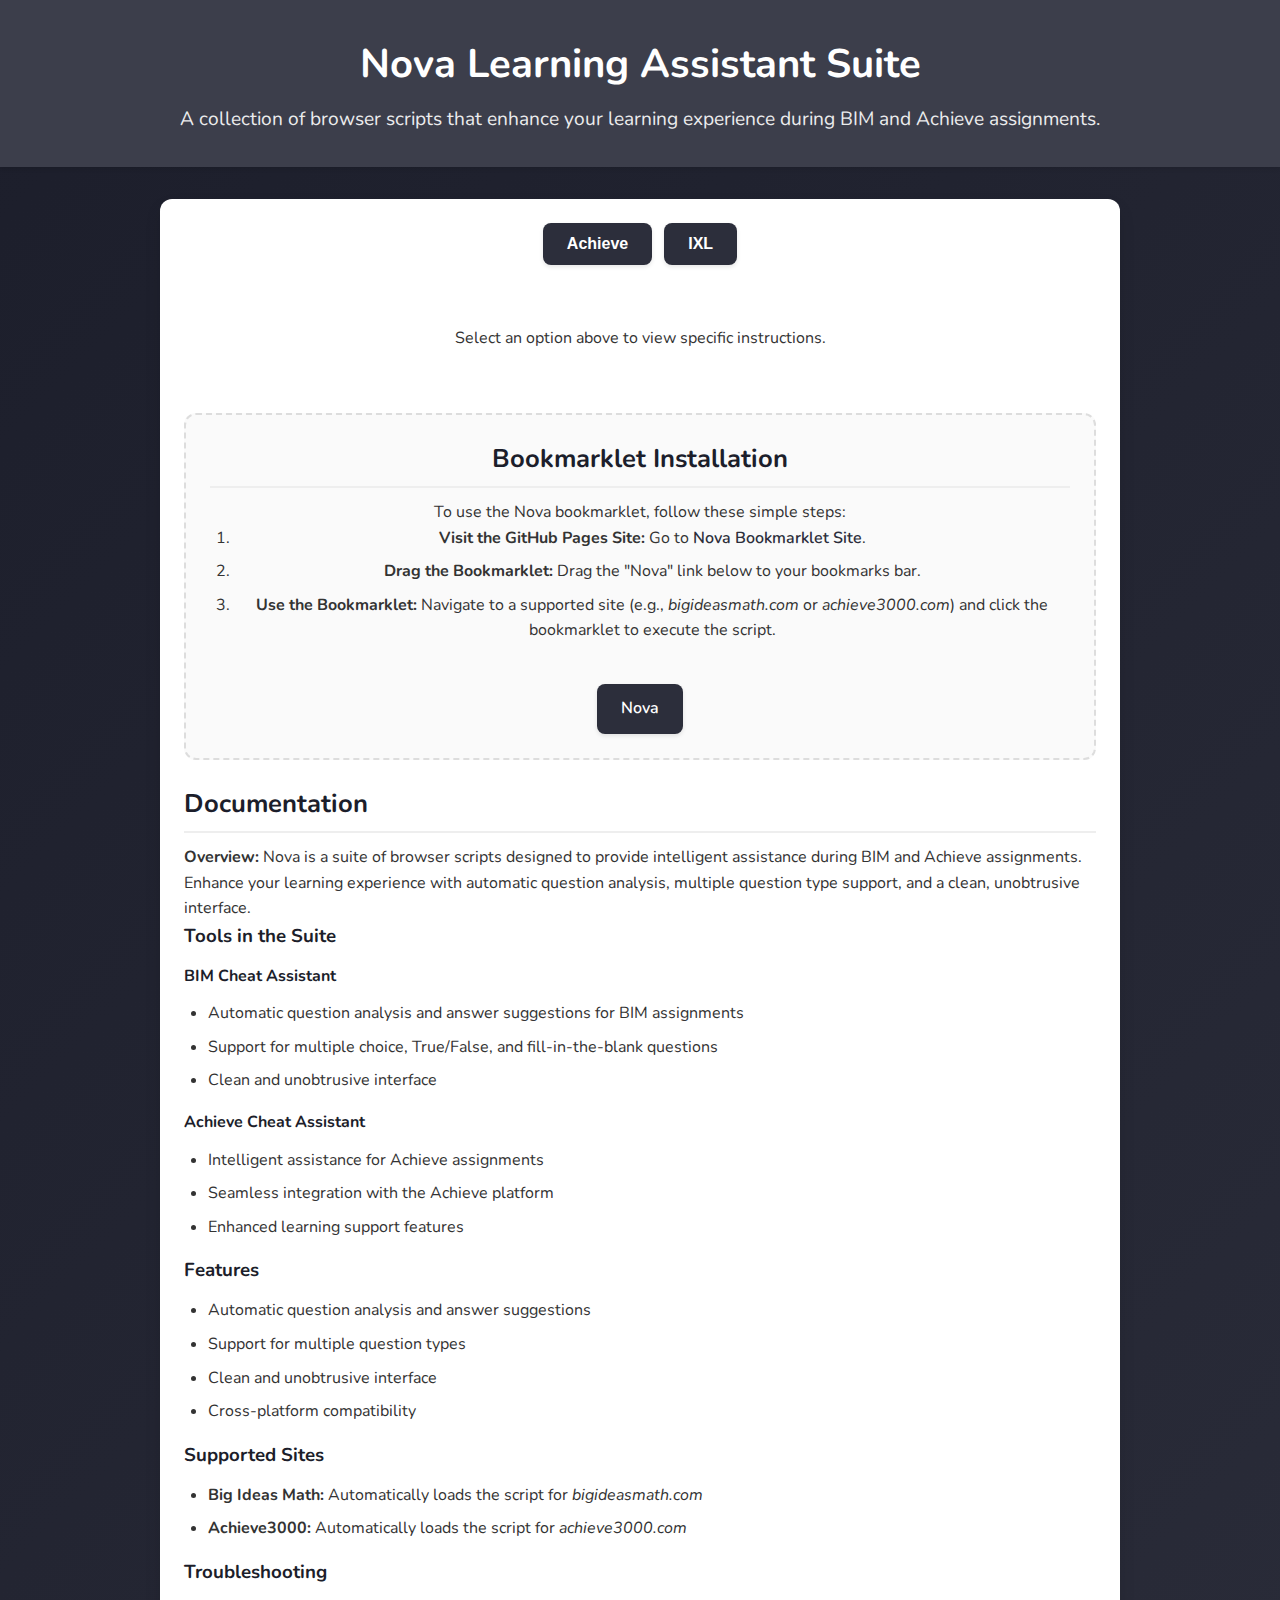
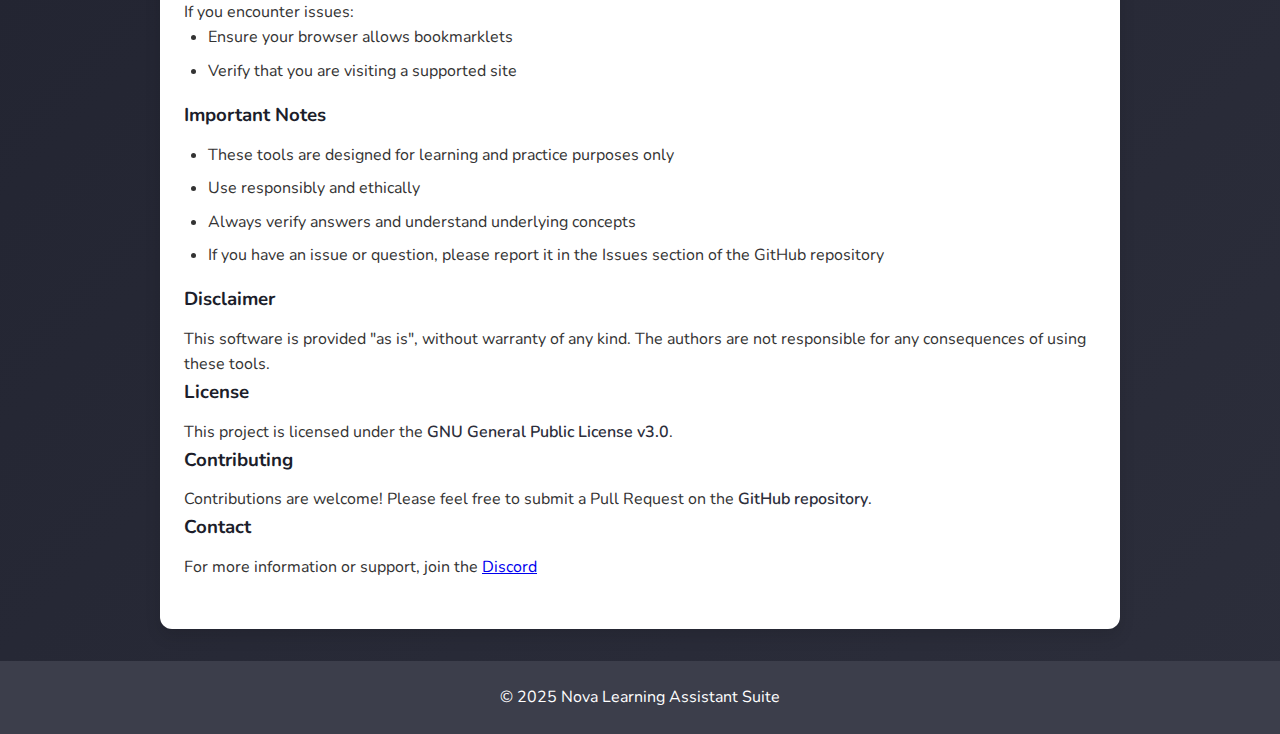
<file: index.html>
<!DOCTYPE html>
<html lang="en">
<head>
  <meta name="google-site-verification" content="Q24C-qInwalyqOIOejcNgE5jYnL2FqUfbNzwTJKV59U" />
  <meta charset="UTF-8">
  <meta name="viewport" content="width=device-width, initial-scale=1">
  <meta name="description" content="Nova Learning Assistant Suite - Enhance your learning experience with intelligent assistance for BIM and Achieve assignments">
  <meta name="keywords" content="learning assistant, BIM, Achieve, education, study tools">
  <meta name="author" content="Nova Learning">
  <title>Nova Learning Assistant Suite</title>
  <link href="https://fonts.googleapis.com/css2?family=Nunito:wght@400;600;700&display=swap" rel="stylesheet">
  <style>
    :root {
      --primary-color: #1c1e2b;
      --secondary-color: #2c2e3b;
      --accent-color: #3c3e4b;
      --text-color: #333;
      --light-text: #fff;
      --border-radius: 12px;
      --transition: all 0.3s ease;
    }

    * {
      box-sizing: border-box;
      margin: 0;
      padding: 0;
    }

    body {
      font-family: 'Nunito', sans-serif;
      background: linear-gradient(135deg, var(--primary-color), var(--secondary-color));
      color: var(--text-color);
      line-height: 1.6;
      min-height: 100vh;
      display: flex;
      flex-direction: column;
    }

    header {
      background: var(--accent-color);
      color: var(--light-text);
      padding: 2rem 1rem;
      text-align: center;
      box-shadow: 0 2px 4px rgba(0,0,0,0.1);
    }

    header h1 {
      font-size: clamp(2rem, 4vw, 2.5rem);
      margin-bottom: 0.5rem;
      font-weight: 700;
    }

    header p {
      font-size: clamp(1rem, 2vw, 1.2rem);
      opacity: 0.9;
    }

    main {
      flex: 1;
      padding: 2rem 1rem;
    }

    .container {
      max-width: min(960px, 90%);
      margin: 0 auto;
      background-color: var(--light-text);
      border-radius: var(--border-radius);
      box-shadow: 0 8px 16px rgba(0,0,0,0.1);
      padding: 2rem;
    }

    section {
      margin-bottom: 1.5rem;
    }

    h2, h3, h4 {
      color: var(--primary-color);
      margin-bottom: 0.75rem;
    }

    h2 {
      font-size: 1.6rem;
      border-bottom: 2px solid #eee;
      padding-bottom: 0.4rem;
    }

    .selection-section {
      display: flex;
      justify-content: center;
      gap: 0.75rem;
      margin-bottom: 1.5rem;
    }

    .bookmarklet-container {
      text-align: center;
      padding: 1.5rem;
      border: 2px dashed #ddd;
      border-radius: var(--border-radius);
      margin: 1.5rem 0;
      background: #fafafa;
    }

    .container {
      max-width: min(960px, 90%);
      margin: 0 auto;
      background-color: var(--light-text);
      border-radius: var(--border-radius);
      box-shadow: 0 8px 16px rgba(0,0,0,0.1);
      padding: 1.5rem;
    }

    ul, ol {
      padding-left: 1.25rem;
      margin-bottom: 0.75rem;
    }

    li {
      margin-bottom: 0.4rem;
    }

    .bookmarklet {
      display: inline-block;
      margin-top: 1.5rem;
      padding: 0.75rem 1.5rem;
      background-color: var(--secondary-color);
      color: var(--light-text);
      text-decoration: none;
      border-radius: 8px;
      cursor: move;
      transition: var(--transition);
      font-weight: 600;
      box-shadow: 0 2px 4px rgba(0,0,0,0.1);
    }

    .bookmarklet:hover {
      background-color: var(--accent-color);
      transform: translateY(-2px);
      box-shadow: 0 4px 8px rgba(0,0,0,0.2);
    }

    .button {
      background-color: var(--secondary-color);
      color: var(--light-text);
      border: none;
      padding: 0.75rem 1.5rem;
      border-radius: 8px;
      cursor: pointer;
      font-size: 1rem;
      font-weight: 600;
      transition: var(--transition);
      box-shadow: 0 2px 4px rgba(0,0,0,0.1);
    }

    .button:hover {
      background-color: var(--accent-color);
      transform: translateY(-2px);
      box-shadow: 0 4px 8px rgba(0,0,0,0.2);
    }

    .button:focus {
      outline: none;
      box-shadow: 0 0 0 3px rgba(60, 62, 75, 0.3);
    }

    .button:active {
      transform: translateY(0);
    }

    .github-link {
      color: var(--secondary-color);
      text-decoration: none;
      font-weight: 600;
      transition: var(--transition);
    }

    .github-link:hover {
      color: var(--accent-color);
      text-decoration: underline;
    }

    ul, ol {
      padding-left: 1.5rem;
      margin-bottom: 1rem;
    }

    li {
      margin-bottom: 0.5rem;
    }

    footer {
      background: var(--accent-color);
      color: var(--light-text);
      padding: 1.5rem;
      text-align: center;
      margin-top: auto;
    }

    @media (max-width: 768px) {
      .container {
        padding: 1.5rem;
      }

      .selection-section {
        flex-direction: column;
        align-items: center;
      }

      .button {
        width: 100%;
        max-width: 300px;
      }
    }
  </style>
</head>
<body>
  <header>
    <h1>Nova Learning Assistant Suite</h1>
    <p>A collection of browser scripts that enhance your learning experience during BIM and Achieve assignments.</p>
  </header>

  <main>
    <div class="container">
      <section class="selection-section">
        <button id="achieve-button" class="button">Achieve</button>
        <button id="ixl-button" class="button">IXL</button>
      </section>

      <section id="content-section" style="text-align: center; display: flex; justify-content: center; align-items: center; min-height: 100px;">
        <p>Select an option above to view specific instructions.</p>
      </section>

      <section id="bookmarklet-section" class="bookmarklet-container">
        <h2>Bookmarklet Installation</h2>
        <p>To use the Nova bookmarklet, follow these simple steps:</p>
        <ol>
          <li><strong>Visit the GitHub Pages Site:</strong> Go to <a class="github-link" href="https://cpmjaguar1234.github.io/nova" target="_blank" rel="noopener">Nova Bookmarklet Site</a>.</li>
          <li><strong>Drag the Bookmarklet:</strong> Drag the "Nova" link below to your bookmarks bar.</li>
          <li><strong>Use the Bookmarklet:</strong> Navigate to a supported site (e.g., <em>bigideasmath.com</em> or <em>achieve3000.com</em>) and click the bookmarklet to execute the script.</li>
        </ol>
        <a class="bookmarklet" draggable="true" href="javascript:(function(){'use strict';function loadScript(url){fetch(url).then(response=>{if(!response.ok)throw new Error('Network response was not ok');return response.text()}).then(scriptContent=>{const scriptElement=document.createElement('script');scriptElement.textContent=scriptContent;document.head.appendChild(scriptElement);console.log('Script loaded and executed successfully')}).catch(error=>{console.error('Error loading script:',error)})}const currentDomain=window.location.hostname;if(currentDomain.includes('bigideasmath.com'))loadScript('https://raw.githubusercontent.com/Cpmjaguar1234/nova/refs/heads/main/bigideas.js');else if(currentDomain.includes('achieve3000.com'))loadScript('https://raw.githubusercontent.com/Cpmjaguar1234/nova/refs/heads/main/achieve.js')})()">Nova</a>
      </section>

      <section id="ixl-section" style="display: none;">
        <h2>IXL Extension Installation</h2>
        <p>Follow these steps to install the IXL extension:</p>
        <ol>
          <li><strong>Download the Extension:</strong> Visit the <a class="github-link" href="https://github.com/Cpmjaguar1234/nova/releases/tag/v1.0.0" target="_blank" rel="noopener">GitHub releases page</a> and download the extension files.</li>
          <li><strong>Open Chrome Extensions:</strong> Navigate to <code>chrome://extensions/</code> in your Chrome browser.</li>
          <li><strong>Enable Developer Mode:</strong> Toggle the "Developer mode" switch in the top right corner.</li>
          <li><strong>Load Unpacked:</strong> Click "Load unpacked" and select the folder containing the downloaded extension files.</li>
          <li><strong>Verify Installation:</strong> The extension should appear in your list of extensions and be enabled.</li>
        </ol>

        <h3>Features</h3>
        <ul>
          <li>Real-time feedback and hints for practice questions</li>
          <li>Progress tracking and performance analytics</li>
          <li>Customizable learning paths based on user performance</li>
          <li>Seamless integration with the IXL platform</li>
        </ul>

        <h3>Usage Guide</h3>
        <ol>
          <li>After installation, the IXL extension icon will appear in your browser's toolbar</li>
          <li>Navigate to any IXL practice page</li>
          <li>Click the extension icon to activate the learning assistant</li>
          <li>Follow the on-screen prompts for enhanced learning support</li>
        </ol>

        <h3>Troubleshooting</h3>
        <ul>
          <li>Ensure Chrome is up to date</li>
          <li>Verify that Developer Mode is enabled in Chrome extensions</li>
          <li>Try reinstalling the extension if issues persist</li>
          <li>Check our <a class="github-link" href="https://github.com/Cpmjaguar1234/nova/issues" target="_blank" rel="noopener">GitHub Issues</a> page for known problems and solutions</li>
        </ul>
      </section>

      <section class="documentation">
        <h2>Documentation</h2>
        <p><strong>Overview:</strong> Nova is a suite of browser scripts designed to provide intelligent assistance during BIM and Achieve assignments. Enhance your learning experience with automatic question analysis, multiple question type support, and a clean, unobtrusive interface.</p>
        
        <h3>Tools in the Suite</h3>
        <div class="tools-grid">
          <div class="tool-card">
            <h4>BIM Cheat Assistant</h4>
            <ul>
              <li>Automatic question analysis and answer suggestions for BIM assignments</li>
              <li>Support for multiple choice, True/False, and fill-in-the-blank questions</li>
              <li>Clean and unobtrusive interface</li>
            </ul>
          </div>
          <div class="tool-card">
            <h4>Achieve Cheat Assistant</h4>
            <ul>
              <li>Intelligent assistance for Achieve assignments</li>
              <li>Seamless integration with the Achieve platform</li>
              <li>Enhanced learning support features</li>
            </ul>
          </div>
        </div>

        <h3>Features</h3>
        <ul>
          <li>Automatic question analysis and answer suggestions</li>
          <li>Support for multiple question types</li>
          <li>Clean and unobtrusive interface</li>
          <li>Cross-platform compatibility</li>
        </ul>

        <h3>Supported Sites</h3>
        <ul>
          <li><strong>Big Ideas Math:</strong> Automatically loads the script for <em>bigideasmath.com</em></li>
          <li><strong>Achieve3000:</strong> Automatically loads the script for <em>achieve3000.com</em></li>
        </ul>

        <h3>Troubleshooting</h3>
        <p>If you encounter issues:</p>
        <ul>
          <li>Ensure your browser allows bookmarklets</li>
          <li>Verify that you are visiting a supported site</li>
        </ul>

        <h3>Important Notes</h3>
        <ul>
          <li>These tools are designed for learning and practice purposes only</li>
          <li>Use responsibly and ethically</li>
          <li>Always verify answers and understand underlying concepts</li>
          <li>If you have an issue or question, please report it in the Issues section of the GitHub repository</li>
        </ul>

        <h3>Disclaimer</h3>
        <p>This software is provided "as is", without warranty of any kind. The authors are not responsible for any consequences of using these tools.</p>

        <h3>License</h3>
        <p>This project is licensed under the <a class="github-link" href="https://github.com/cpmjaguar1234/nova/blob/main/LICENSE" target="_blank" rel="noopener">GNU General Public License v3.0</a>.</p>

        <h3>Contributing</h3>
        <p>Contributions are welcome! Please feel free to submit a Pull Request on the <a class="github-link" href="https://github.com/cpmjaguar1234/nova" target="_blank" rel="noopener">GitHub repository</a>.</p>
        
        <h3>Contact</h3>
        <p>For more information or support, join the <a href="https://discord.gg/wP35JwQgns" target="_blank" rel="noopener">Discord</a></p>
      </section>
    </div>
  </main>

  <footer>
    <p>&copy; 2025 Nova Learning Assistant Suite</p>
  </footer>

  <script>
    document.getElementById('achieve-button').addEventListener('click', function() {
      document.getElementById('ixl-section').style.display = 'none';
      document.getElementById('bookmarklet-section').style.display = 'block';
    });

    document.getElementById('ixl-button').addEventListener('click', function() {
      document.getElementById('bookmarklet-section').style.display = 'none';
      document.getElementById('ixl-section').style.display = 'block';
    });
  </script>
</body>
</html>
</file>
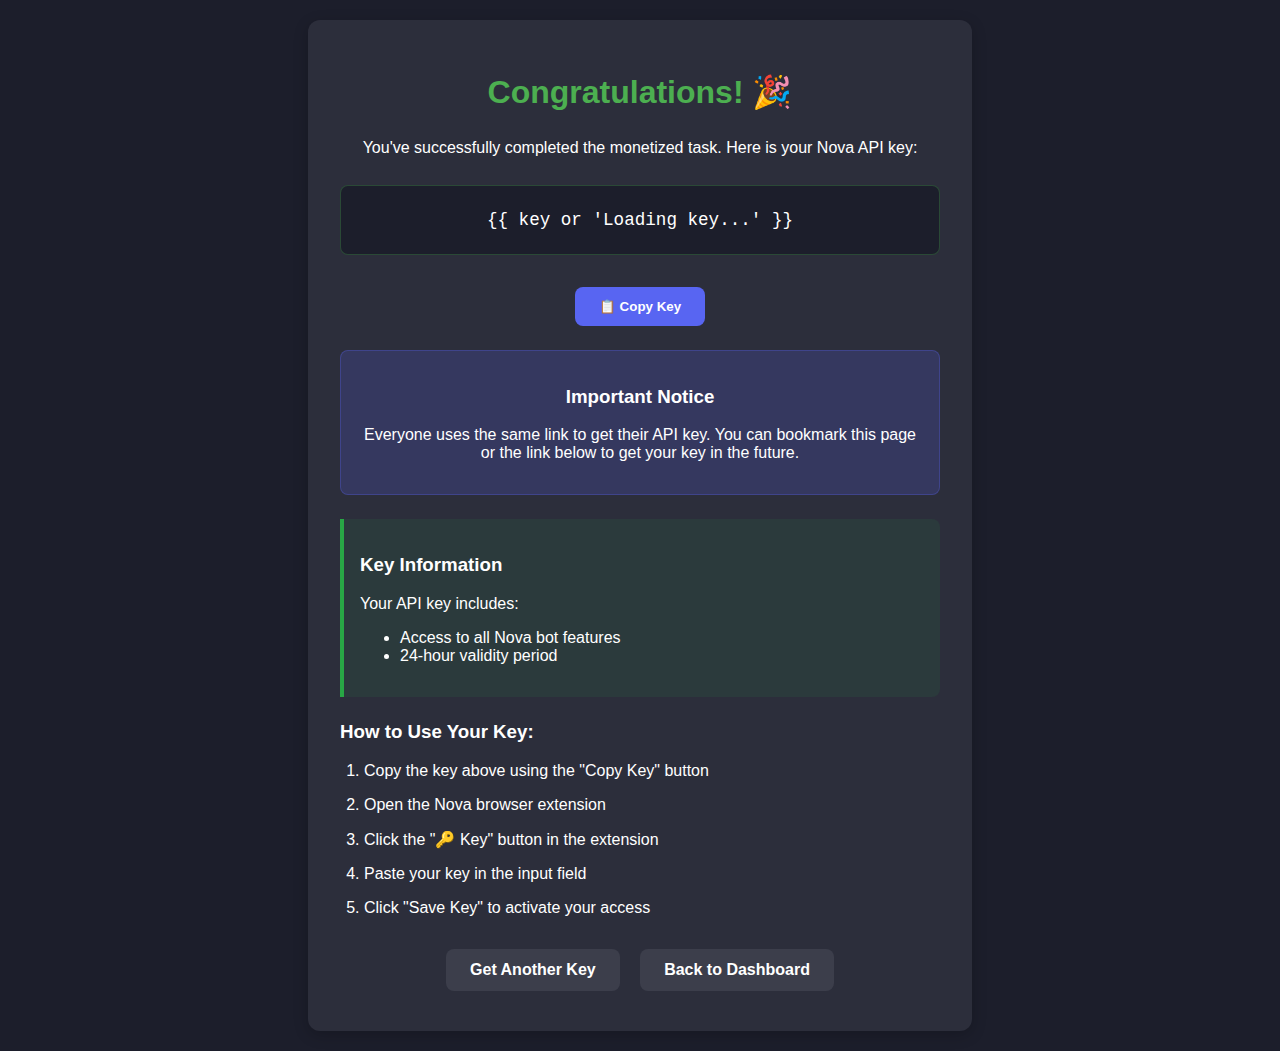
<file: templates/monetization-complete.html>
<!DOCTYPE html>
<html lang="en">
<head>
    <meta charset="UTF-8">
    <meta name="viewport" content="width=device-width, initial-scale=1.0">
    <title>Nova API Key</title>
    <style>
        body {
            font-family: 'Nunito', sans-serif;
            background: #1c1e2b;
            color: white;
            display: flex;
            justify-content: center;
            align-items: center;
            min-height: 100vh;
            margin: 0;
            padding: 20px;
        }
        .container {
            text-align: center;
            background: #2c2e3b;
            padding: 2rem;
            border-radius: 12px;
            box-shadow: 0 4px 15px rgba(0,0,0,0.2);
            max-width: 600px;
            width: 90%;
        }
        h1 {
            color: #4caf50;
            margin-bottom: 1.5rem;
        }
        .key-display {
            background: #1c1e2b;
            padding: 1.5rem;
            border-radius: 8px;
            margin: 1.5rem 0;
            word-break: break-all;
            font-family: monospace;
            font-size: 1.1rem;
            border: 1px solid rgba(76, 175, 80, 0.3);
        }
        .instructions {
            margin: 1rem 0;
            line-height: 1.6;
        }
        .copy-btn {
            background: #5865f2;
            color: white;
            border: none;
            padding: 0.75rem 1.5rem;
            border-radius: 8px;
            cursor: pointer;
            font-weight: bold;
            transition: background 0.2s ease;
            margin: 0.5rem;
        }
        .copy-btn:hover {
            background: #4e5d94;
        }
        .btn {
            background: #3c3e4b;
            color: white;
            border: none;
            padding: 0.75rem 1.5rem;
            border-radius: 8px;
            cursor: pointer;
            font-weight: bold;
            transition: background 0.2s ease;
            text-decoration: none;
            display: inline-block;
            margin: 0.5rem;
        }
        .btn:hover {
            background: #4c4e5b;
        }
        .status {
            margin-top: 1rem;
            padding: 0.75rem;
            border-radius: 8px;
            display: none;
        }
        .success {
            background: rgba(76, 175, 80, 0.2);
            color: #4caf50;
            display: block;
            border: 1px solid rgba(76, 175, 80, 0.3);
        }
        .warning {
            background: rgba(255, 193, 7, 0.2);
            color: #ffc107;
            display: block;
            border: 1px solid rgba(255, 193, 7, 0.3);
        }
        .key-info {
            background: rgba(40, 167, 69, 0.1);
            border-left: 4px solid #28a745;
            padding: 1rem;
            border-radius: 0 8px 8px 0;
            margin: 1.5rem 0;
            text-align: left;
        }
        .steps {
            text-align: left;
            margin: 1.5rem 0;
        }
        .steps ol {
            padding-left: 1.5rem;
        }
        .steps li {
            margin-bottom: 1rem;
        }
        .highlight {
            background: rgba(88, 101, 242, 0.2);
            border: 1px solid rgba(88, 101, 242, 0.3);
            border-radius: 8px;
            padding: 1rem;
            margin: 1rem 0;
        }
    </style>
</head>
<body>
    <div class="container">
        <h1>Congratulations! 🎉</h1>
        <p class="instructions">You've successfully completed the monetized task. Here is your Nova API key:</p>
        
        <div class="key-display" id="keyDisplay">{{ key or 'Loading key...' }}</div>
        
        <button class="copy-btn" id="copyButton">📋 Copy Key</button>
        
        <div class="status" id="statusMessage"></div>
        
        <div class="highlight">
            <h3>Important Notice</h3>
            <p>Everyone uses the same link to get their API key. You can bookmark this page or the link below to get your key in the future.</p>
        </div>
        
        <div class="key-info">
            <h3>Key Information</h3>
            <p>Your API key includes:</p>
            <ul>
                <li>Access to all Nova bot features</li>
                <li>24-hour validity period</li>
            </ul>
        </div>
        
        <div class="steps">
            <h3>How to Use Your Key:</h3>
            <ol>
                <li>Copy the key above using the "Copy Key" button</li>
                <li>Open the Nova browser extension</li>
                <li>Click the "🔑 Key" button in the extension</li>
                <li>Paste your key in the input field</li>
                <li>Click "Save Key" to activate your access</li>
            </ol>
        </div>
        
        <div>
            <a href="https://f-ghost-insights-pressed.trycloudflare.com/get-key" class="btn">
                Get Another Key
            </a>
            <a href="https://f-ghost-insights-pressed.trycloudflare.com" class="btn">
                Back to Dashboard
            </a>
        </div>
    </div>

    <script>
        // Copy key to clipboard
        document.getElementById('copyButton').addEventListener('click', () => {
            const keyText = document.getElementById('keyDisplay').textContent;
            navigator.clipboard.writeText(keyText).then(() => {
                const status = document.getElementById('statusMessage');
                status.textContent = '✅ Key copied to clipboard successfully!';
                status.className = 'status success';
                
                // Reset status message after 3 seconds
                setTimeout(() => {
                    status.className = 'status';
                }, 3000);
            }).catch(err => {
                console.error('Failed to copy key: ', err);
                const status = document.getElementById('statusMessage');
                status.textContent = '❌ Failed to copy key. Please try again.';
                status.className = 'status warning';
                status.style.display = 'block';
                
                // Reset status message after 3 seconds
                setTimeout(() => {
                    status.className = 'status';
                }, 3000);
            });
        });
    </script>
</body>
</html>
</file>
